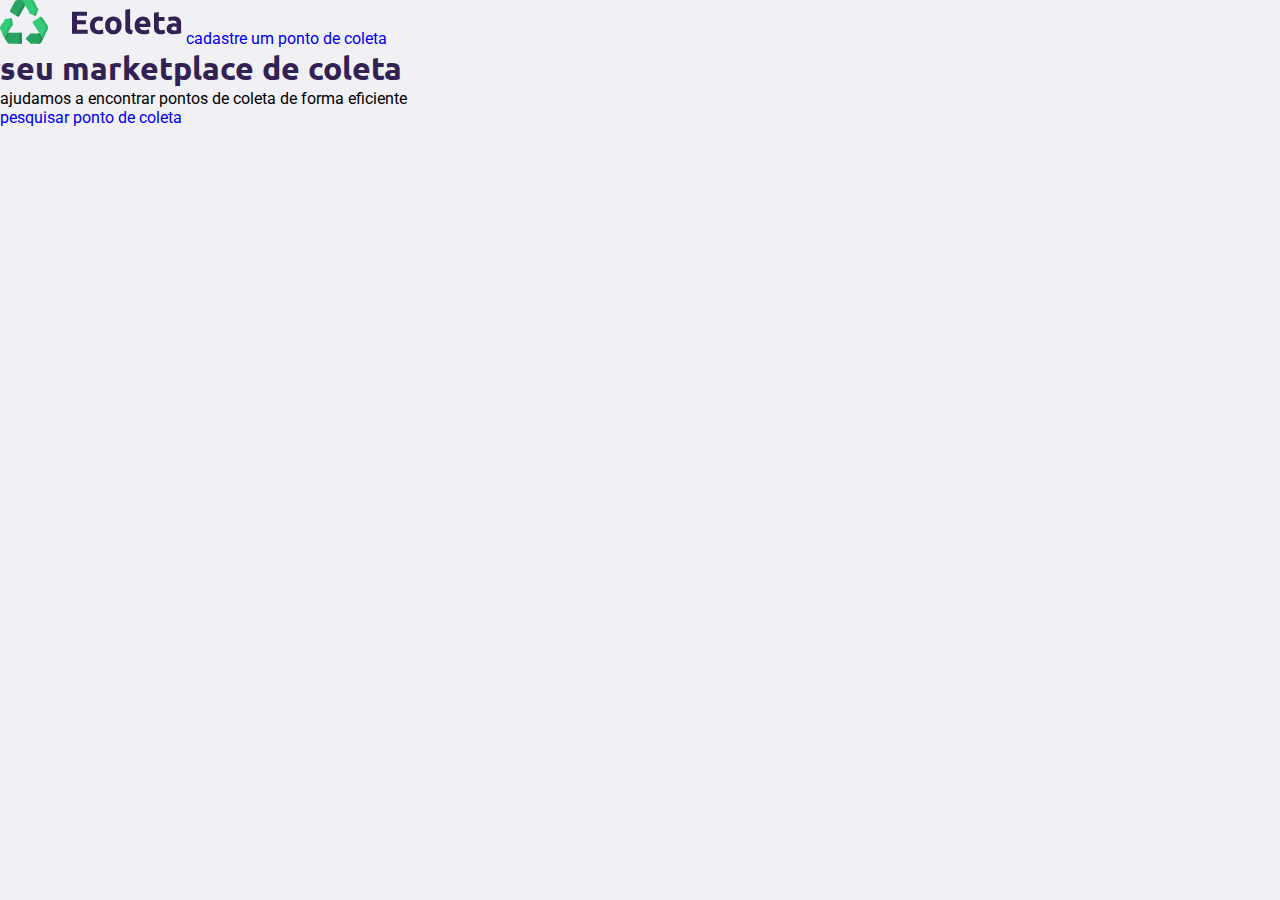
<file: index.html>
<!DOCTYPE html>
<html lang="pt_br">
<head>
    <meta charset="UTF-8">
    <meta name="viewport" content="width=device-width, initial-scale=1.0">
    <title>Ecoleta</title>
    <link href="https://fonts.googleapis.com/css2?family=Roboto&family=Ubuntu:wght@700&display=swap" rel="stylesheet">
    <link rel="stylesheet" href="/styles/main.css">
</head>
<body>

    <div id="page-home">

        <div class="content">

            <header>

                <img src="/icones/logo.svg" alt="Ecoleta">
                <a href="#">
                    <span></span>
                    cadastre um ponto de coleta
                </a>

            </header>

            <main>
                <h1>seu marketplace de coleta</h1>
                <p>ajudamos a encontrar pontos de coleta de forma eficiente</p>
                <a href="#"><span></span>pesquisar ponto de coleta</a>
            </main>
            
    
        </div>
    </div>
    
    
</body>
</html>
</file>
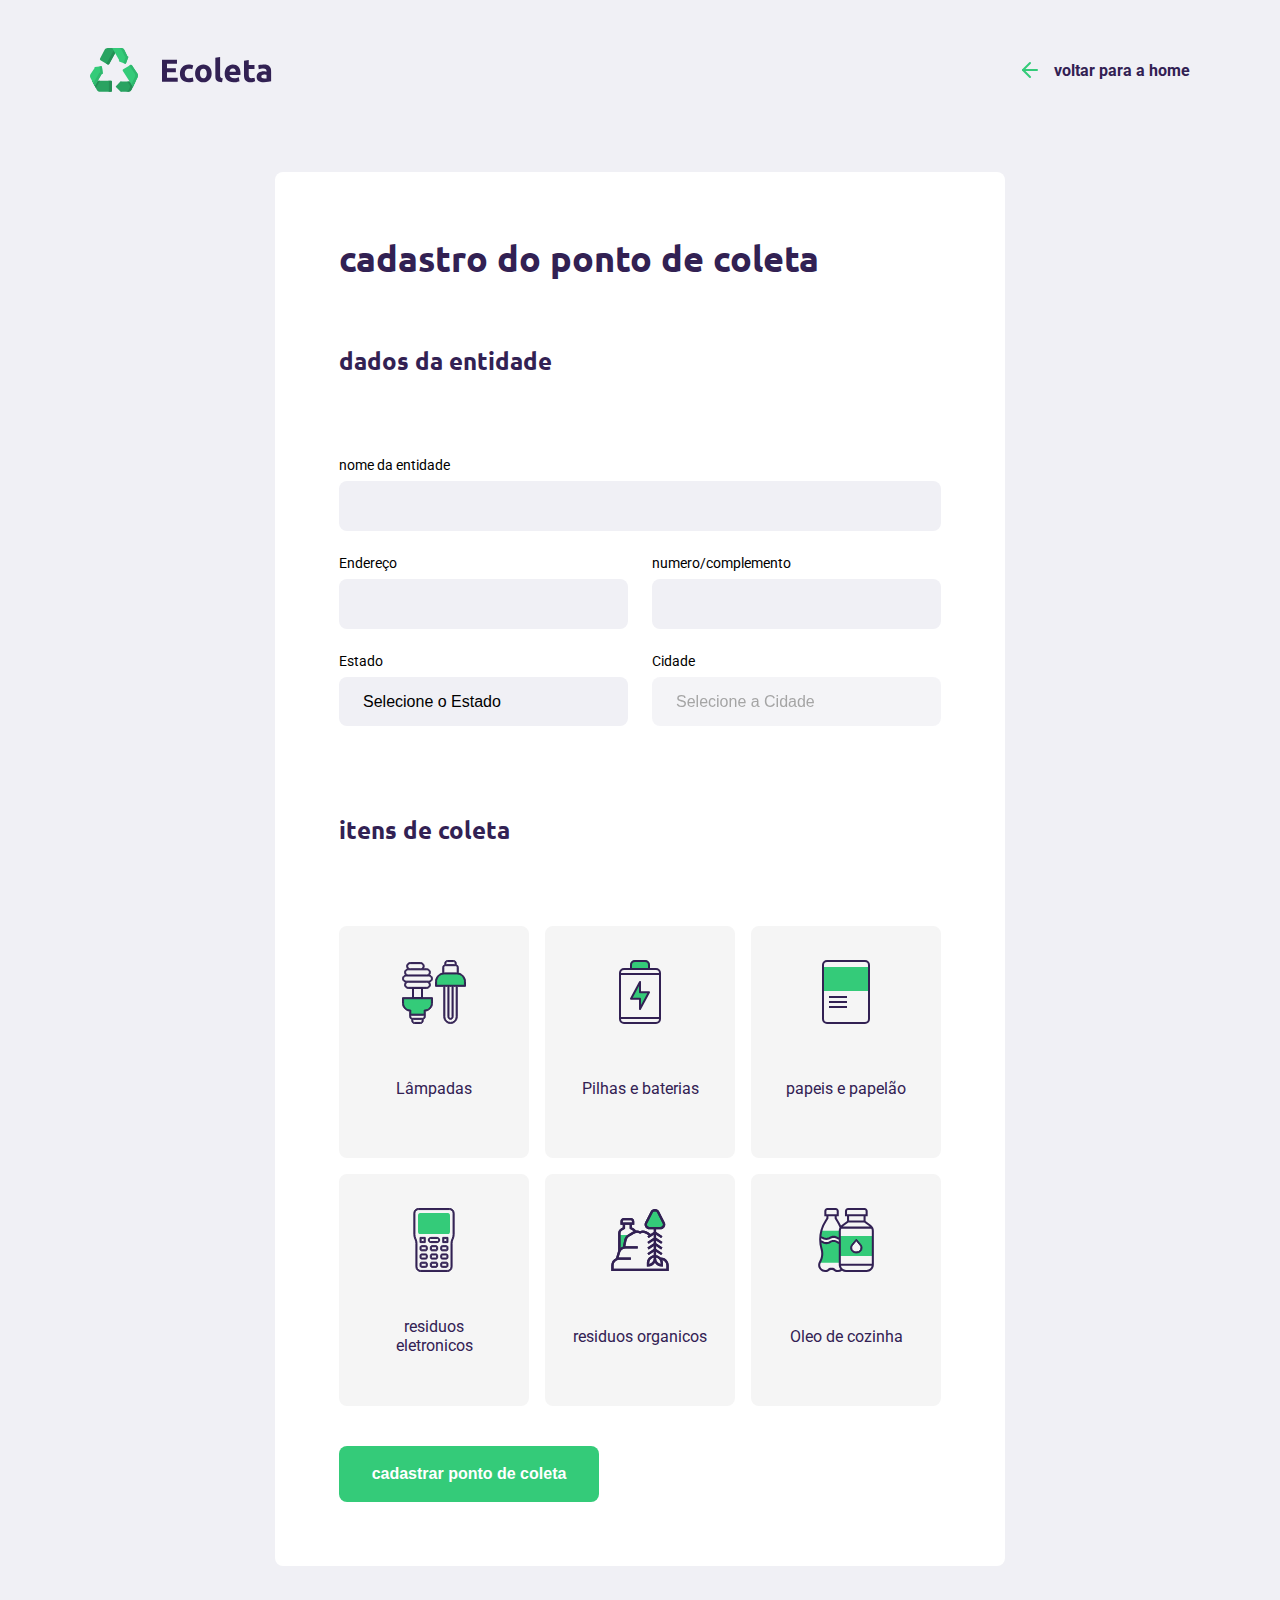
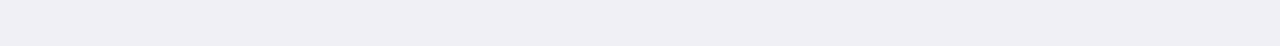
<file: pages/creatpoint.html>
<!DOCTYPE html>
<html lang="pt_br">
<head>
    <meta charset="UTF-8">
    <meta name="viewport" content="width=device-width, initial-scale=1.0">
    <title>Ponto de coleta cadastro</title>
    <link href="https://fonts.googleapis.com/css2?family=Roboto&family=Ubuntu:wght@700&display=swap" rel="stylesheet">
    <link rel="stylesheet" href="../styles/main.css">
    <link rel="stylesheet" href="../styles/creatpoint.css">
    <link rel="stylesheet" href="../styles/responsive.css">

</head>
<body>

    <div id="page-creat">


            <header>
                <img src="/icones/logo.svg" alt="Ecoleta">
                <a href="/pages/index.html">
                    <span></span>
                    voltar para a home
                </a>
            </header>
            
            <form action="">
                <h1>cadastro do ponto de coleta</h1>

                <fieldset>

                    <legend>
                        <h2>dados da entidade</h2>
                    </legend>

                    <div class="field">
                        <label for="name">nome da entidade</label>
                        <input type="text" name="name" required>
                    </div>

                    <div class="field-g">

                        <div class="field">

                            <label for="address">Endereço</label>
                            <input type="text" name="address" required>

                        </div>

                        <div class="field">

                            <label for="address2">numero/complemento</label>
                            <input type="text" name="address2" required>

                        </div>

                    </div>


                    <div class="field-g">

                        <div class="field">

                            <label for="state">Estado</label>
                            <select name="uf" required>
                                <option value="">Selecione o Estado</option>
                            </select>
                            <input type="hidden" name="state">
                        </div>

                        <div class="field">

                            <label for="c">Cidade</label>
                            <select name="city" disabled required>
                                <option value="">Selecione a Cidade</option>
                            </select>

                        </div>

                        

                    </div>

                </fieldset>




                <fieldset>
                    <legend>
                        <h2>itens de coleta</h2>
                    </legend>
                    <div class="itens-g">
                        <li data-id="1">
                            <img src="../icones/lampadas.svg" alt="Lâmpadas">
                            <span>Lâmpadas</span>
                        </li>
                        <li data-id="2">
                            <img src="../icones/baterias.svg" alt="Pilhas e baterias">
                            <span>Pilhas e baterias</span>
                        </li>
                        <li data-id="3">
                            <img src="../icones/papeis-papelao.svg" alt="papeis e papelão">
                            <span>papeis e papelão</span>
                        </li>
                        <li data-id="4">
                            <img src="../icones/eletronicos.svg" alt="residuos eletronicos">
                            <span>residuos eletronicos</span>
                        </li>
                        <li data-id="5">
                            <img src="../icones/organicos.svg" alt="residuos organicos">
                            <span>residuos organicos</span>
                        </li>
                        <li data-id="6">
                            <img src="../icones/oleo.svg" alt="Oleo de cozinha">
                            <span>Oleo de cozinha</span>
                        </li>
                    </div>
                    <input type="hidden" name="item">
                    
                </fieldset>

                <button type="submit">cadastrar ponto de coleta</button>
            </form>

    </div>
    
    <script src="../scripts/creatpoint.js"></script>
</body>
</html>
</file>
<file: styles/main.css>
:root{
    --colorm: #322153;
    --colorv: #34cb79;
}

html{
    font-family: 'Roboto', sans-serif;
}
body{
    background: #f0f0f5;
    -webkit-font-snoothing: antialiased;
}
a{
    text-decoration: none;
}
h1, h2, h3, h4, h5, h6{
    font-family: 'Ubuntu', sans-serif;
    color: var(--colorm);
}
*{
    margin: 0;
    padding: 0;
}
</file>
<file: styles/creatpoint.css>
#page-creat {
    width: 90%;
    max-width: 1100px;
    /*alinhamento de caixa pelo lado de fora*/
    margin: 0 auto;
}
#page-creat fieldset legend h2{
    margin-bottom: 40px;
}

#page-creat header{
    display: flex;
    justify-content: space-between;
    align-items: center;
    margin-top: 48px;
}

#page-creat header a{
    color: var(--colorm);
    font-weight: bold;
    display: flex;
    align-items: center;
}
#page-creat header a span{
    background-image: url(../icones/arrow-left.svg);
    width: 20px;
    height: 24px;
    display: flex;
    margin-right: 16px;
}
form{
    margin: 80px auto;
    background-color: white;
    /* PRENCHIMENTO */
    padding: 64px;

    border-radius: 8px;
    max-width: 730px;
    box-sizing: border-box;
}
form h1{
    font-size: 36px;
}
form fieldset{
    margin-top: 64px;
    border: 0;
}
form legend{
    margin-bottom: 40px;
}
form legend h2{
    font-size: 24px;
}
form .field{
    flex: 1;
    display: flex;
    flex-direction: column;
    margin-bottom: 24px;
}
form .field-g{
    display: flex;
}
form input,
form select{
    background-color: #f0f0f5;
    border: 0;
    padding: 16px 24px;
    font-size: 16px;
    border-radius: 8px;
}
form select{
    -webkit-appearance: none;
    -moz-appearance: none;
    appearance: none;
}
form label{
    font-size: 14px;
    margin-bottom: 8px;
}
form .field-g .field + .field{
    margin-left: 24px;
}
form button{
    width: 260px;
    height: 56px;

    background-color: var(--colorv);
    border-radius: 8px;

    color: white;
    font-weight: bold;
    font-size: 16px;

    border: 0;

    margin-top: 40px;
    transition: background-color 400ms;
}
form button:hover{
    background-color: #2fb86e;
}
.itens-g{
    display: grid;
    grid-template-columns: 1fr 1fr 1fr;
    gap: 16px;
}
.itens-g li{
    background-color: #f5f5f5;
    list-style: none;

    border: 2px solid #f5f5f5;
    border-radius: 8px;
    height: 180px;
    padding: 32px 24px 16px;
    
    display: flex;
    flex-direction: column;
    align-items: center;
    justify-content: space-between;

    text-align: center;
    cursor: pointer;
    /*faz a maozinha de selecionar*/
}
.itens-g li span{
    margin-top: 12px;
    flex: 1;
    display: flex;
    align-items: center;
    color: var(--colorm);
}
.itens-g li.selected{
    background: #e1faec;
    border: 2px solid #34cb79;
}

.itens-g li img,
.itens-g li span{
    pointer-events: none;
}
</file>
<file: styles/responsive.css>
@media (max-width: 900px){
    #page-home{
        background-position-x: 70vw;
    }
    #page-home .content{
        align-items: center;
        text-align: center;
    }
    #page-home header a {
        position: absolute;
        bottom: 48px;

        left: 50%;
        transform: translateX(-50%);
    }
    #page-home main{
        align-items: center;
    }
    #page-search .cards{
        grid-template-columns: 1fr;
    }
}
@media(min-width: 1700px){
    #page-home{
        background-position-x: 40vw;
    }
}
@media(max-height: 760px){
    #page-home{
        background-position-y: 200px;
    }
}
</file>
